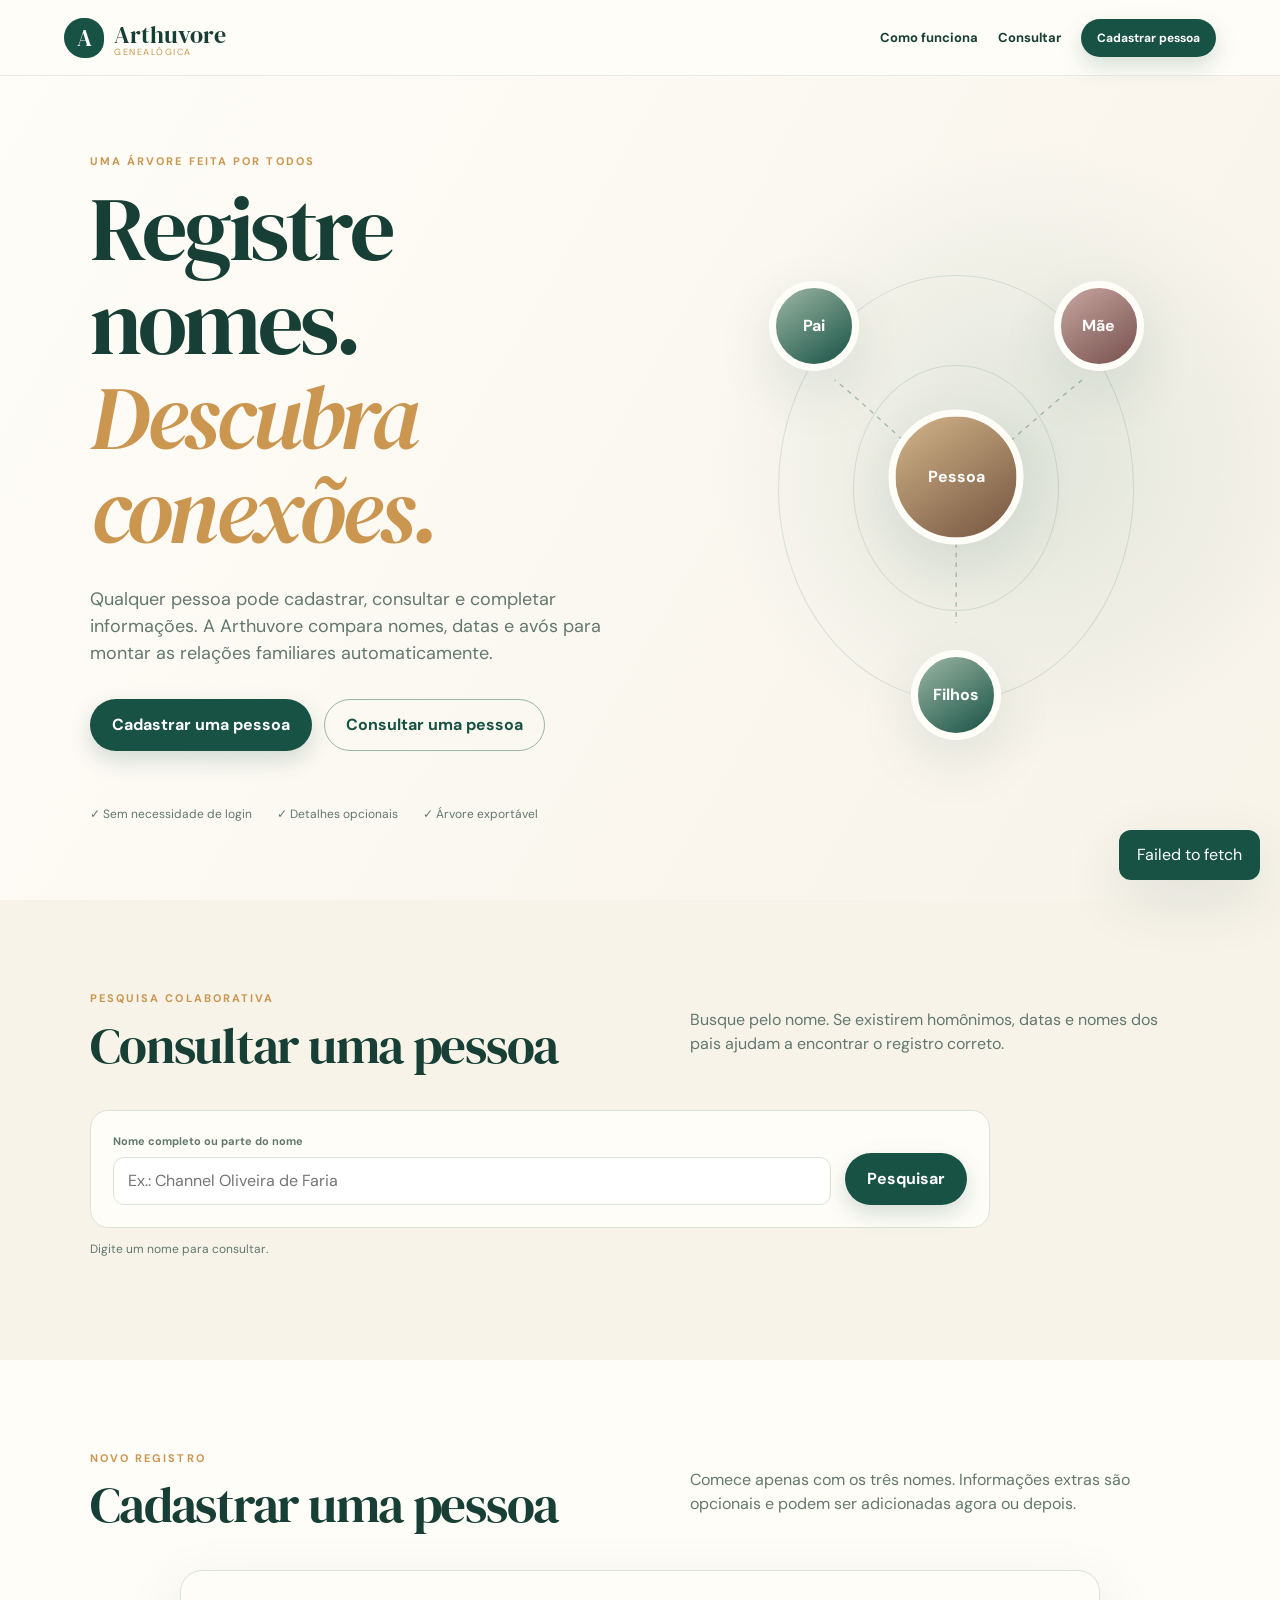
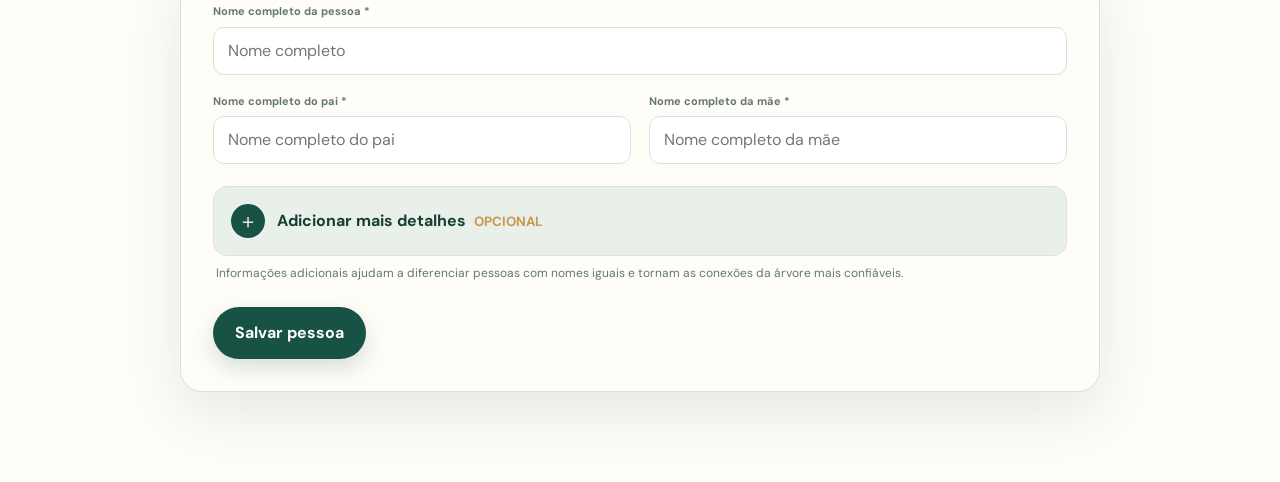
<file: index.html>
<!doctype html>
<html lang="pt-BR">
<head>
  <meta charset="UTF-8">
  <meta name="viewport" content="width=device-width, initial-scale=1">
  <meta name="description" content="Arthuvore Genealógica — uma árvore familiar colaborativa.">
  <title>Arthuvore Genealógica</title>
  <link rel="preconnect" href="https://fonts.googleapis.com">
  <link rel="preconnect" href="https://fonts.gstatic.com" crossorigin>
  <link href="https://fonts.googleapis.com/css2?family=DM+Sans:wght@400;500;600;700&family=DM+Serif+Display&display=swap" rel="stylesheet">
  <link rel="stylesheet" href="styles.css?v=20260618-4">
</head>
<body>
  <header class="site-header">
    <a class="brand" href="#inicio"><span class="brand-mark">A</span><span>Arthuvore <small>Genealógica</small></span></a>
    <nav>
      <a href="instrucoes.html">Como funciona</a>
      <a href="#consultar">Consultar</a>
      <a class="button button-primary button-small" href="#cadastrar">Cadastrar pessoa</a>
    </nav>
  </header>

  <main>
    <section class="landing" id="inicio">
      <div class="landing-copy">
        <p class="eyebrow">Uma árvore feita por todos</p>
        <h1>Registre nomes.<br><em>Descubra conexões.</em></h1>
        <p>Qualquer pessoa pode cadastrar, consultar e completar informações. A Arthuvore compara nomes, datas e avós para montar as relações familiares automaticamente.</p>
        <div class="hero-actions">
          <a class="button button-primary" href="#cadastrar">Cadastrar uma pessoa</a>
          <a class="button button-secondary" href="#consultar">Consultar uma pessoa</a>
        </div>
        <div class="trust-row"><span>✓ Sem necessidade de login</span><span>✓ Detalhes opcionais</span><span>✓ Árvore exportável</span></div>
      </div>
      <div class="landing-tree" aria-hidden="true">
        <div class="tree-ring ring-one"></div><div class="tree-ring ring-two"></div>
        <div class="landing-person lp-main">Pessoa</div><div class="landing-person lp-father">Pai</div>
        <div class="landing-person lp-mother">Mãe</div><div class="landing-person lp-child">Filhos</div>
        <svg viewBox="0 0 520 520"><path d="M260 255 C210 220 175 180 125 140 M260 255 C310 220 350 180 400 140 M260 255 C260 310 260 350 260 410"/></svg>
      </div>
    </section>

    <section class="public-section search-area" id="consultar">
      <div class="section-heading">
        <div><p class="eyebrow">Pesquisa colaborativa</p><h2>Consultar uma pessoa</h2></div>
        <p>Busque pelo nome. Se existirem homônimos, datas e nomes dos pais ajudam a encontrar o registro correto.</p>
      </div>
      <div class="search-box">
        <label class="field"><span>Nome completo ou parte do nome</span><input id="search-name" type="search" placeholder="Ex.: Channel Oliveira de Faria"></label>
        <button class="button button-primary" id="search-button" type="button">Pesquisar</button>
      </div>
      <p class="search-hint" id="search-status">Digite um nome para consultar.</p>
      <div class="people-results" id="people-results"></div>
    </section>

    <section class="public-section form-area" id="cadastrar">
      <div class="section-heading">
        <div><p class="eyebrow">Novo registro</p><h2 id="form-title">Cadastrar uma pessoa</h2></div>
        <p>Comece apenas com os três nomes. Informações extras são opcionais e podem ser adicionadas agora ou depois.</p>
      </div>

      <form class="collaborative-form" id="person-form">
        <input id="record-id" type="hidden">
        <div class="basic-fields">
          <label class="field full"><span>Nome completo da pessoa *</span><input id="person-name" required maxlength="120" placeholder="Nome completo"></label>
          <label class="field"><span>Nome completo do pai *</span><input id="father-name" required maxlength="120" placeholder="Nome completo do pai"></label>
          <label class="field"><span>Nome completo da mãe *</span><input id="mother-name" required maxlength="120" placeholder="Nome completo da mãe"></label>
        </div>

        <button class="optional-toggle" id="toggle-details" type="button" aria-expanded="false">
          <span>＋</span><div><strong>Adicionar mais detalhes</strong><small>Opcional</small></div>
        </button>
        <p class="optional-description">Informações adicionais ajudam a diferenciar pessoas com nomes iguais e tornam as conexões da árvore mais confiáveis.</p>

        <div class="optional-panel hidden" id="details-panel">
          <label class="field"><span>Data de nascimento da pessoa</span><input id="person-birth-date" type="date"></label>
          <label class="field"><span>Data de nascimento do pai</span><input id="father-birth-date" type="date"></label>
          <label class="field"><span>Data de nascimento da mãe</span><input id="mother-birth-date" type="date"></label>

          <button class="optional-toggle full" id="toggle-grandparents" type="button" aria-expanded="false">
            <span>＋</span><div><strong>Adicionar ainda mais detalhes</strong><small>Opcional</small></div>
          </button>
          <p class="optional-description full">Os nomes dos avós são especialmente úteis quando existem duas ou mais pessoas com o mesmo nome.</p>

          <div class="grandparents-panel hidden full" id="grandparents-panel">
            <div class="grandparent-group">
              <h3>Avós paternos</h3>
              <label class="field"><span>Nome completo do avô paterno</span><input id="paternal-grandfather" maxlength="120"></label>
              <label class="field"><span>Nome completo da avó paterna</span><input id="paternal-grandmother" maxlength="120"></label>
            </div>
            <div class="grandparent-group">
              <h3>Avós maternos</h3>
              <label class="field"><span>Nome completo do avô materno</span><input id="maternal-grandfather" maxlength="120"></label>
              <label class="field"><span>Nome completo da avó materna</span><input id="maternal-grandmother" maxlength="120"></label>
            </div>
          </div>
        </div>

        <div class="form-actions">
          <button class="button button-primary" type="submit">Salvar pessoa</button>
          <button class="button button-secondary hidden" id="cancel-edit" type="button">Cancelar edição</button>
          <p class="form-status" id="form-status"></p>
        </div>
      </form>
    </section>

    <section class="public-section tree-area hidden" id="arvore">
      <div class="section-heading">
        <div><p class="eyebrow">Visualização</p><h2 id="tree-title">Árvore genealógica</h2></div>
        <div class="tree-controls">
          <label>Distância<select id="degree-select"><option value="1">1 grau</option><option value="2">2 graus</option><option value="3">3 graus</option><option value="4">4 graus</option><option value="5">5 graus</option><option value="6" selected>6 graus</option><option value="all">Sem limite</option></select></label>
          <button class="button button-secondary" id="export-svg" type="button">Exportar SVG</button>
        </div>
      </div>
      <div class="ambiguity-banner hidden" id="ambiguity-banner"><strong>Há pessoas com nomes iguais</strong><p id="ambiguity-message"></p><button class="button button-secondary button-small" id="edit-from-warning">Adicionar mais detalhes</button></div>
      <div class="tree-canvas"><svg id="tree-svg"></svg><div class="tree-empty" id="tree-empty">Nenhuma conexão encontrada.</div></div>
    </section>
  </main>

  <div class="toast" id="toast" role="status"></div>
  <script type="module" src="app.js?v=20260618-6"></script>
</body>
</html>
</file>
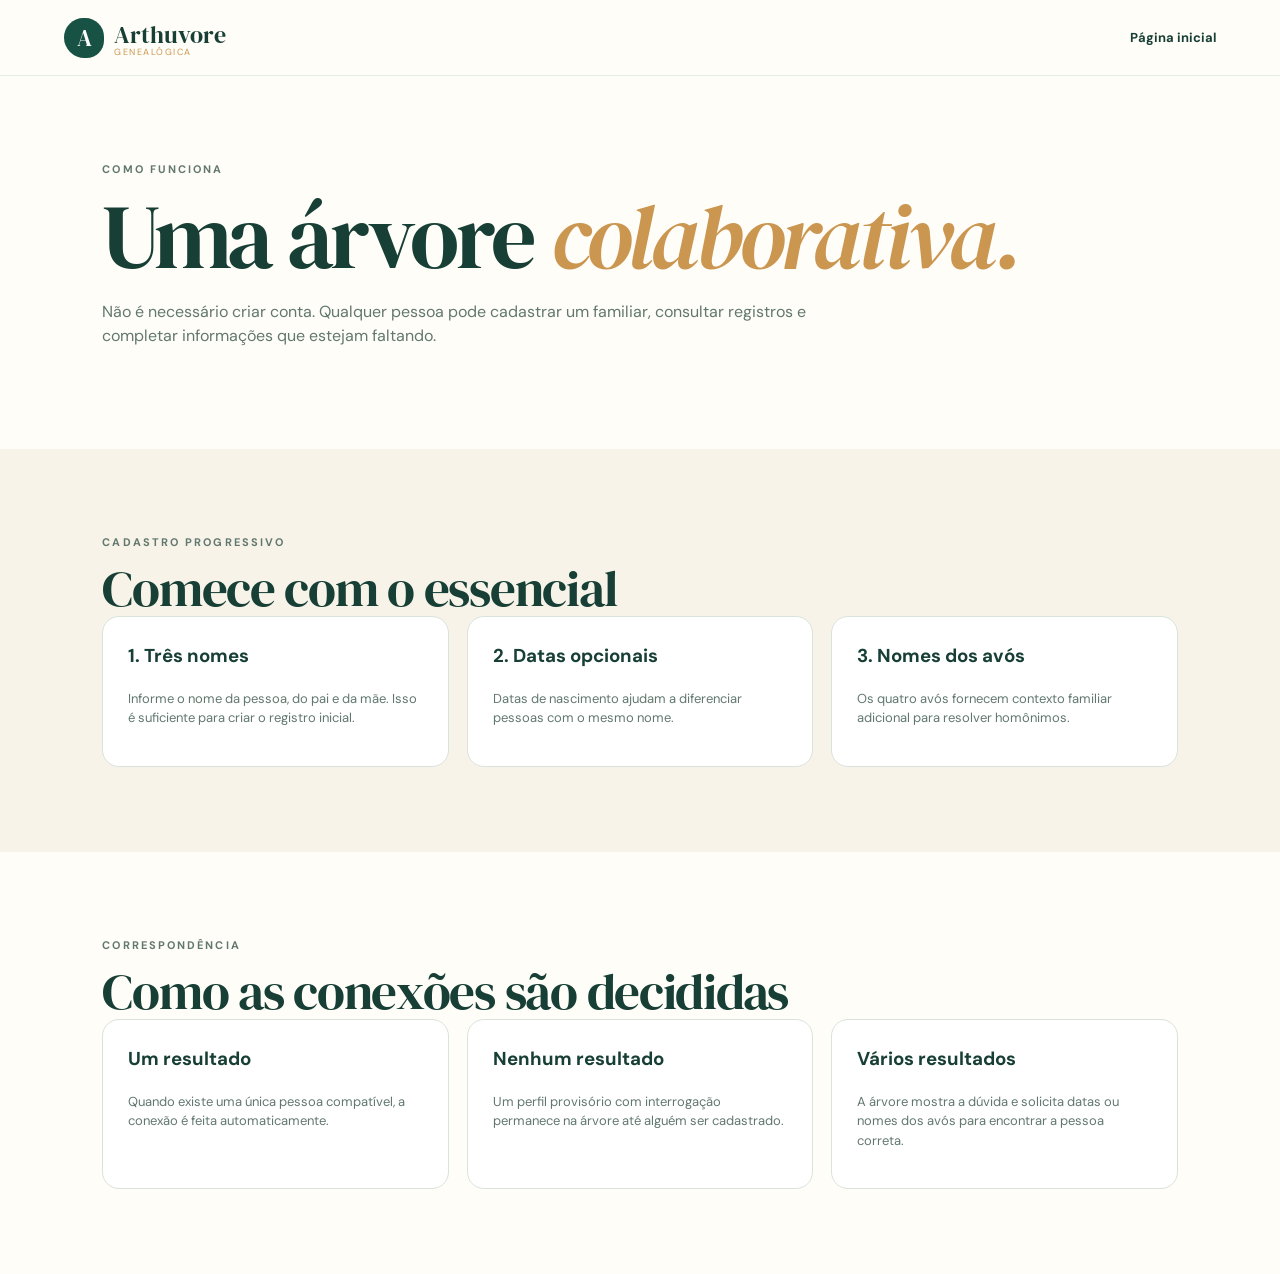
<file: instrucoes.html>
<!doctype html>
<html lang="pt-BR">
<head>
  <meta charset="UTF-8"><meta name="viewport" content="width=device-width, initial-scale=1">
  <title>Como funciona — Arthuvore Genealógica</title>
  <link rel="preconnect" href="https://fonts.googleapis.com"><link rel="preconnect" href="https://fonts.gstatic.com" crossorigin>
  <link href="https://fonts.googleapis.com/css2?family=DM+Sans:wght@400;500;600;700&family=DM+Serif+Display&display=swap" rel="stylesheet">
  <link rel="stylesheet" href="styles.css?v=20260618-4">
  <style>.guide{padding:85px clamp(22px,8vw,120px)}.guide:nth-child(even){background:var(--cream)}.guide p{max-width:760px;color:var(--muted)}.guide-grid{display:grid;grid-template-columns:repeat(3,1fr);gap:18px}.guide-card{padding:25px;background:white;border:1px solid var(--line);border-radius:17px}.guide-card h3{margin-top:0}.guide-card p{font-size:13px}@media(max-width:760px){.guide-grid{grid-template-columns:1fr}.guide{padding:60px 20px}}</style>
</head>
<body>
  <header class="site-header"><a class="brand" href="index.html"><span class="brand-mark">A</span><span>Arthuvore <small>Genealógica</small></span></a><nav><a href="index.html">Página inicial</a></nav></header>
  <main>
    <section class="guide"><p class="eyebrow">Como funciona</p><h1>Uma árvore <em>colaborativa.</em></h1><p>Não é necessário criar conta. Qualquer pessoa pode cadastrar um familiar, consultar registros e completar informações que estejam faltando.</p></section>
    <section class="guide"><p class="eyebrow">Cadastro progressivo</p><h2>Comece com o essencial</h2><div class="guide-grid">
      <article class="guide-card"><h3>1. Três nomes</h3><p>Informe o nome da pessoa, do pai e da mãe. Isso é suficiente para criar o registro inicial.</p></article>
      <article class="guide-card"><h3>2. Datas opcionais</h3><p>Datas de nascimento ajudam a diferenciar pessoas com o mesmo nome.</p></article>
      <article class="guide-card"><h3>3. Nomes dos avós</h3><p>Os quatro avós fornecem contexto familiar adicional para resolver homônimos.</p></article>
    </div></section>
    <section class="guide"><p class="eyebrow">Correspondência</p><h2>Como as conexões são decididas</h2><div class="guide-grid">
      <article class="guide-card"><h3>Um resultado</h3><p>Quando existe uma única pessoa compatível, a conexão é feita automaticamente.</p></article>
      <article class="guide-card"><h3>Nenhum resultado</h3><p>Um perfil provisório com interrogação permanece na árvore até alguém ser cadastrado.</p></article>
      <article class="guide-card"><h3>Vários resultados</h3><p>A árvore mostra a dúvida e solicita datas ou nomes dos avós para encontrar a pessoa correta.</p></article>
    </div></section>
  </main>
</body>
</html>
</file>
<file: styles.css>
:root {
  --ink: #173f35; --muted: #62786f; --forest: #175244; --dark: #0b392f;
  --sage: #9db6a5; --mint: #e8f0e9; --cream: #f7f3e9; --paper: #fffdf8;
  --gold: #ca9650; --line: #d9e3dc; --danger: #a44545;
  --shadow: 0 20px 60px rgba(16, 65, 52, .11); --radius: 22px;
}
* { box-sizing: border-box; }
html { scroll-behavior: smooth; }
body { margin: 0; color: var(--ink); background: var(--paper); font-family: "DM Sans", sans-serif; line-height: 1.5; }
button, input, select { font: inherit; }
button, a { -webkit-tap-highlight-color: transparent; }
a { color: inherit; text-decoration: none; }
.hidden { display: none !important; }
.site-header {
  height: 76px; padding: 0 clamp(20px, 5vw, 72px); display: flex; align-items: center; justify-content: space-between;
  position: sticky; top: 0; z-index: 20; background: rgba(255,253,248,.94); border-bottom: 1px solid rgba(23,82,68,.1); backdrop-filter: blur(15px);
}
.brand { display: flex; align-items: center; gap: 10px; font: 24px "DM Serif Display", serif; }
.brand small { display: block; margin-top: -5px; color: var(--gold); font: 9px "DM Sans"; letter-spacing: .17em; text-transform: uppercase; }
.brand-mark { width: 40px; height: 40px; display: grid; place-items: center; color: white; background: var(--forest); border-radius: 50% 48% 45% 53%; font-size: 23px; }
nav { display: flex; align-items: center; gap: 20px; font-size: 13px; font-weight: 700; }
nav a:hover { color: var(--gold); }
.button { padding: 13px 21px; border: 1px solid transparent; border-radius: 999px; cursor: pointer; font-weight: 700; transition: .2s; }
.button:hover { transform: translateY(-2px); }
.button-primary { color: white; background: var(--forest); box-shadow: 0 9px 22px rgba(23,82,68,.18); }
.button-secondary { color: var(--forest); background: transparent; border-color: var(--sage); }
.button-ghost { color: var(--forest); background: transparent; }
.button-small { padding: 9px 15px; font-size: 12px; }
.full-width { width: 100%; }
.nav-notifications { border: 0; color: var(--forest); background: none; cursor: pointer; font-weight: 700; }
.nav-notifications span, .sidebar-button i { min-width: 20px; height: 20px; padding: 0 5px; display: inline-grid; place-items: center; color: white; background: var(--gold); border-radius: 20px; font-size: 10px; font-style: normal; }
.eyebrow { margin: 0 0 12px; color: var(--gold); font-size: 11px; font-weight: 700; letter-spacing: .19em; text-transform: uppercase; }
h1, h2 { margin: 0; font-family: "DM Serif Display", serif; font-weight: 400; line-height: 1.05; }
h1 { font-size: clamp(56px, 7vw, 96px); letter-spacing: -.04em; }
h1 em { color: var(--gold); font-weight: 400; }
h2 { font-size: clamp(36px, 4vw, 55px); letter-spacing: -.025em; }

.landing {
  min-height: calc(100vh - 76px); padding: 70px clamp(24px, 7vw, 110px); display: grid;
  grid-template-columns: 1.1fr .9fr; align-items: center; gap: 60px; overflow: hidden;
  background: radial-gradient(circle at 80% 46%, rgba(157,182,165,.27), transparent 28%), linear-gradient(120deg, var(--paper), var(--cream));
}
.landing-copy > p:not(.eyebrow) { max-width: 680px; margin: 28px 0 32px; color: var(--muted); font-size: 18px; }
.hero-actions { display: flex; gap: 12px; flex-wrap: wrap; }
.trust-row { margin-top: 54px; display: flex; gap: 25px; color: var(--muted); font-size: 12px; }
.landing-tree { min-height: 560px; position: relative; }
.landing-tree svg { position: absolute; inset: 0; width: 100%; height: 100%; }
.landing-tree path { fill: none; stroke: rgba(23,82,68,.34); stroke-width: 1.5; stroke-dasharray: 5 6; }
.tree-ring { position: absolute; border: 1px solid rgba(23,82,68,.12); border-radius: 50%; }
.ring-one { inset: 12%; } .ring-two { inset: 28%; }
.landing-person {
  position: absolute; z-index: 2; width: 90px; height: 90px; display: grid; place-items: center; color: white;
  background: linear-gradient(145deg, var(--sage), var(--forest)); border: 7px solid var(--paper); border-radius: 50%; box-shadow: var(--shadow); font-weight: 700;
}
.lp-main { width: 135px; height: 135px; left: 50%; top: 48%; transform: translate(-50%,-50%); background: linear-gradient(145deg, #d3b58a, #75543f); }
.lp-father { left: 10%; top: 13%; }.lp-mother { right: 10%; top: 13%; background: linear-gradient(145deg, #c8a6a0, #76504d); }
.lp-child { left: 50%; bottom: 5%; transform: translateX(-50%); }

.dashboard { min-height: calc(100vh - 76px); display: grid; grid-template-columns: 260px 1fr; }
.dashboard-sidebar { padding: 35px 20px; color: white; background: var(--dark); }
.profile-summary { padding: 0 10px 28px; display: grid; justify-items: center; text-align: center; border-bottom: 1px solid rgba(255,255,255,.12); }
.profile-avatar, .mini-avatar {
  overflow: hidden; display: grid; place-items: center; color: white; background: var(--sage); border-radius: 50%; font-weight: 700;
}
.profile-avatar { width: 76px; height: 76px; margin-bottom: 12px; border: 4px solid rgba(255,255,255,.18); font-size: 21px; }
.profile-avatar img, .mini-avatar img, .photo-preview img { width: 100%; height: 100%; object-fit: cover; }
.profile-summary span { color: #9dbbb1; font-size: 11px; }
.sidebar-actions { display: grid; gap: 6px; margin-top: 26px; }
.sidebar-button { width: 100%; padding: 13px 12px; display: flex; align-items: center; gap: 11px; color: #bfd1ca; background: transparent; border: 0; border-radius: 10px; cursor: pointer; text-align: left; font-weight: 600; }
.sidebar-button.active, .sidebar-button:hover { color: white; background: rgba(255,255,255,.1); }
.sidebar-button i { margin-left: auto; }
.sidebar-help { margin: 40px 12px 0; color: #83a59a; font-size: 11px; }
.dashboard-content { min-width: 0; padding: 55px clamp(25px, 5vw, 70px); background: var(--cream); }
.dashboard-panel { max-width: 1250px; margin: 0 auto; }
.panel-heading { margin-bottom: 35px; display: flex; align-items: end; justify-content: space-between; gap: 30px; }
.panel-heading p:last-child { margin: 10px 0 0; color: var(--muted); }
.tree-controls { display: flex; align-items: end; gap: 10px; flex-wrap: wrap; }
.tree-controls label { display: grid; gap: 5px; color: var(--muted); font-size: 10px; font-weight: 700; text-transform: uppercase; }
select, .field input {
  min-height: 48px; padding: 0 14px; color: var(--ink); background: white; border: 1px solid var(--line); border-radius: 11px; outline: none;
}
select:focus, .field input:focus { border-color: var(--forest); box-shadow: 0 0 0 3px rgba(23,82,68,.1); }
.relationship-actions { margin-bottom: 18px; display: grid; grid-template-columns: repeat(3, 1fr); gap: 12px; }
.quick-relation { padding: 16px; display: flex; align-items: center; gap: 12px; color: var(--ink); background: var(--paper); border: 1px solid var(--line); border-radius: 14px; cursor: pointer; text-align: left; }
.quick-relation:hover { border-color: var(--gold); }
.quick-relation > span { width: 35px; height: 35px; display: grid; place-items: center; color: var(--forest); background: var(--mint); border-radius: 50%; font-size: 20px; }
.quick-relation div { display: grid; }.quick-relation small { color: var(--muted); }
.tree-canvas { min-height: 540px; position: relative; overflow: auto; background: var(--paper); border: 1px solid var(--line); border-radius: var(--radius); box-shadow: var(--shadow); }
#tree-svg { min-height: 540px; display: block; }
.tree-empty { position: absolute; inset: 0; display: grid; place-items: center; color: var(--muted); }
.tree-edge { fill: none; stroke: #9cb7ac; stroke-width: 1.5; }
.tree-node circle { fill: var(--paper); stroke: var(--forest); stroke-width: 3; }
.tree-node.focus circle { fill: var(--forest); }
.tree-node text { fill: var(--ink); font-family: "DM Sans"; text-anchor: middle; }
.tree-node.focus text { fill: white; }
.node-name { font-size: 12px; font-weight: 700; }.node-meta { fill: var(--muted); font-size: 10px; }

.relation-picker { margin-bottom: 25px; display: flex; gap: 10px; flex-wrap: wrap; }
.relation-option { padding: 12px 20px; color: var(--muted); background: white; border: 1px solid var(--line); border-radius: 999px; cursor: pointer; font-weight: 700; }
.relation-option.selected { color: white; background: var(--forest); border-color: var(--forest); }
.people-search { padding: 25px; display: grid; grid-template-columns: 1fr 220px auto; align-items: end; gap: 15px; background: var(--paper); border: 1px solid var(--line); border-radius: var(--radius); }
.field { display: grid; gap: 7px; }.field > span { color: var(--muted); font-size: 11px; font-weight: 700; }
.search-hint { color: var(--muted); font-size: 12px; }
.connection-results, .requests-list { display: grid; gap: 10px; }
.connection-card, .request-card { padding: 18px 20px; display: flex; align-items: center; justify-content: space-between; gap: 20px; background: var(--paper); border: 1px solid var(--line); border-radius: 15px; }
.result-person { display: flex; align-items: center; gap: 13px; }
.mini-avatar { width: 48px; height: 48px; flex: 0 0 48px; }
.result-person > div:last-child { display: grid; }.result-person span { color: var(--muted); font-size: 12px; }
.empty-card { padding: 40px; color: var(--muted); background: rgba(255,255,255,.5); border: 1px dashed var(--sage); border-radius: 15px; text-align: center; }
.request-tabs { margin-bottom: 20px; display: flex; gap: 15px; border-bottom: 1px solid var(--line); }
.request-tabs button { padding: 12px 2px; color: var(--muted); background: none; border: 0; border-bottom: 2px solid transparent; cursor: pointer; font-weight: 700; }
.request-tabs button.active { color: var(--forest); border-color: var(--forest); }
.request-actions { display: flex; align-items: center; gap: 8px; }
.request-status { padding: 6px 10px; border-radius: 20px; font-size: 10px; font-weight: 700; text-transform: uppercase; }
.status-pending { color: #8a642f; background: #faedcf; }.status-accepted { color: var(--forest); background: var(--mint); }.status-rejected { color: var(--danger); background: #f7dfdf; }
.profile-form { max-width: 760px; padding: 30px; display: grid; grid-template-columns: 1fr 1fr; gap: 20px; background: var(--paper); border: 1px solid var(--line); border-radius: var(--radius); box-shadow: var(--shadow); }
.expanded-profile { max-width: 900px; }
.full { grid-column: 1 / -1; }
.photo-field { grid-column: 1 / -1; display: flex; align-items: center; gap: 12px; }
.photo-preview { width: 72px; height: 72px; overflow: hidden; display: grid; place-items: center; background: var(--mint); border-radius: 50%; font-weight: 700; }
.form-section-title { margin-top: 15px; padding-top: 25px; border-top: 1px solid var(--line); }
.form-section-title:first-child { margin-top: 0; padding-top: 0; border-top: 0; }
.form-section-title span { font: 26px "DM Serif Display", serif; }
.form-section-title p { margin: 3px 0 0; color: var(--muted); font-size: 12px; }
.profile-actions { display: flex; align-items: center; gap: 16px; flex-wrap: wrap; }
.parent-summary { margin-bottom: 18px; display: grid; grid-template-columns: 1fr 1fr; gap: 12px; }
.parent-summary article { padding: 17px 20px; display: grid; background: var(--paper); border: 1px solid var(--line); border-radius: 14px; }
.parent-summary span { color: var(--gold); font-size: 10px; font-weight: 700; letter-spacing: .14em; text-transform: uppercase; }
.parent-summary strong { margin-top: 3px; }.parent-summary small { color: var(--muted); }
.ambiguity-banner { margin-bottom: 18px; padding: 18px 20px; display: grid; grid-template-columns: 1fr auto; align-items: center; gap: 4px 20px; color: #6f4b1f; background: #fff3d8; border: 1px solid #e8c98b; border-radius: 14px; }
.ambiguity-banner p { margin: 0; font-size: 13px; }.ambiguity-banner .button { grid-column: 2; grid-row: 1 / 3; }
.tree-node.placeholder rect { fill: var(--cream); stroke: var(--gold); stroke-width: 2; stroke-dasharray: 6 4; }
.tree-node.placeholder.ambiguous rect { fill: #fff3d8; stroke: #b67829; }
.tree-node .question-mark { fill: var(--gold); font-size: 18px; font-weight: 700; }

dialog { width: min(520px, calc(100% - 28px)); padding: 0; border: 0; border-radius: var(--radius); box-shadow: 0 30px 100px rgba(0,0,0,.3); }
dialog::backdrop { background: rgba(7,35,29,.65); backdrop-filter: blur(5px); }
.auth-card, .dialog-card { position: relative; padding: 34px; display: grid; gap: 17px; }
#auth-confirm-field { display: none; }
#auth-form[data-mode="register"] #auth-confirm-field { display: grid; }
.dialog-close { position: absolute; right: 16px; top: 12px; border: 0; color: var(--muted); background: none; cursor: pointer; font-size: 28px; }
.auth-card h2, .dialog-card h2 { font-size: 40px; }
.field-row { display: grid; grid-template-columns: 1fr 1fr; gap: 12px; }
.auth-switch { border: 0; color: var(--forest); background: none; cursor: pointer; font-weight: 700; }
.dialog-actions { display: flex; justify-content: flex-end; gap: 10px; }
.form-status { min-height: 18px; margin: 0; color: var(--muted); font-size: 12px; }.form-status.error { color: var(--danger); }.form-status.success { color: var(--forest); }
.toast { position: fixed; right: 20px; bottom: 20px; z-index: 50; padding: 13px 18px; color: white; background: var(--forest); border-radius: 12px; box-shadow: var(--shadow); opacity: 0; transform: translateY(15px); pointer-events: none; transition: .25s; }
.toast.show { opacity: 1; transform: none; }
.public-section { padding: 90px clamp(22px, 7vw, 105px); }
.search-area, .tree-area { background: var(--cream); }
.section-heading { margin-bottom: 38px; display: flex; align-items: end; justify-content: space-between; gap: 35px; }
.section-heading > p { max-width: 500px; color: var(--muted); }
.search-box { max-width: 900px; padding: 22px; display: grid; grid-template-columns: 1fr auto; align-items: end; gap: 14px; background: var(--paper); border: 1px solid var(--line); border-radius: 18px; }
.search-hint { color: var(--muted); font-size: 12px; }
.people-results { display: grid; gap: 10px; }
.person-result-card { padding: 18px 20px; display: flex; align-items: center; justify-content: space-between; gap: 20px; background: var(--paper); border: 1px solid var(--line); border-radius: 15px; }
.person-result-card > div:first-child { display: grid; }.person-result-card span { color: var(--muted); font-size: 12px; }
.result-actions { display: flex; gap: 7px; }
.collaborative-form { max-width: 920px; margin: 0 auto; padding: 32px; background: var(--paper); border: 1px solid var(--line); border-radius: var(--radius); box-shadow: var(--shadow); }
.basic-fields, .optional-panel { display: grid; grid-template-columns: 1fr 1fr; gap: 18px; }
.optional-toggle { width: 100%; margin-top: 22px; padding: 17px; display: flex; align-items: center; gap: 12px; color: var(--ink); background: var(--mint); border: 1px solid var(--line); border-radius: 14px; cursor: pointer; text-align: left; }
.optional-toggle > span { width: 34px; height: 34px; display: grid; place-items: center; color: white; background: var(--forest); border-radius: 50%; font-size: 20px; }
.optional-toggle div { display: flex; gap: 8px; align-items: baseline; }.optional-toggle small { color: var(--gold); font-weight: 700; text-transform: uppercase; }
.optional-description { margin: 8px 3px 20px; color: var(--muted); font-size: 12px; }
.grandparents-panel { display: grid; grid-template-columns: 1fr 1fr; gap: 18px; }
.grandparent-group { padding: 20px; display: grid; gap: 14px; background: var(--cream); border-radius: 15px; }
.grandparent-group h3 { margin: 0; font: 22px "DM Serif Display", serif; }
.form-actions { margin-top: 25px; display: flex; align-items: center; gap: 12px; flex-wrap: wrap; }

@media (max-width: 960px) {
  .landing { grid-template-columns: 1fr; }.landing-tree { min-height: 430px; }
  .dashboard { grid-template-columns: 1fr; }.dashboard-sidebar { padding: 15px; position: sticky; top: 76px; z-index: 10; }
  .profile-summary, .sidebar-help { display: none; }.sidebar-actions { margin: 0; grid-template-columns: repeat(2, 1fr); }
  .sidebar-button { justify-content: center; font-size: 0; }.sidebar-button span { font-size: 18px; }
  .people-search { grid-template-columns: 1fr 1fr; }.people-search .button { grid-column: 1 / -1; }
  .panel-heading { align-items: start; flex-direction: column; }.relationship-actions { grid-template-columns: 1fr; }
  .section-heading { align-items: start; flex-direction: column; }
}
@media (max-width: 640px) {
  .site-header { padding: 0 14px; }.brand { font-size: 19px; }#public-nav > a { display: none; }
  .landing { min-height: auto; padding: 55px 20px; }.landing-tree { min-height: 350px; }.landing-person { width: 70px; height: 70px; font-size: 12px; }.lp-main { width: 105px; height: 105px; }
  .trust-row { align-items: start; flex-direction: column; gap: 9px; }.dashboard-content { padding: 40px 18px; }
  .sidebar-actions { gap: 3px; }.people-search, .profile-form { grid-template-columns: 1fr; padding: 20px; }
  .people-search .button, .full, .photo-field { grid-column: 1; }.connection-card, .request-card { align-items: stretch; flex-direction: column; }
  .request-actions { justify-content: flex-end; }.field-row { grid-template-columns: 1fr; }
  .parent-summary { grid-template-columns: 1fr; }
  .ambiguity-banner { grid-template-columns: 1fr; }.ambiguity-banner .button { grid-column: 1; grid-row: auto; justify-self: start; }
  .public-section { padding: 60px 18px; }.search-box, .basic-fields, .optional-panel, .grandparents-panel { grid-template-columns: 1fr; }
  .person-result-card { align-items: stretch; flex-direction: column; }.result-actions { justify-content: flex-end; }
  .collaborative-form { padding: 20px; }.optional-toggle div { align-items: start; flex-direction: column; gap: 1px; }
}
</file>
